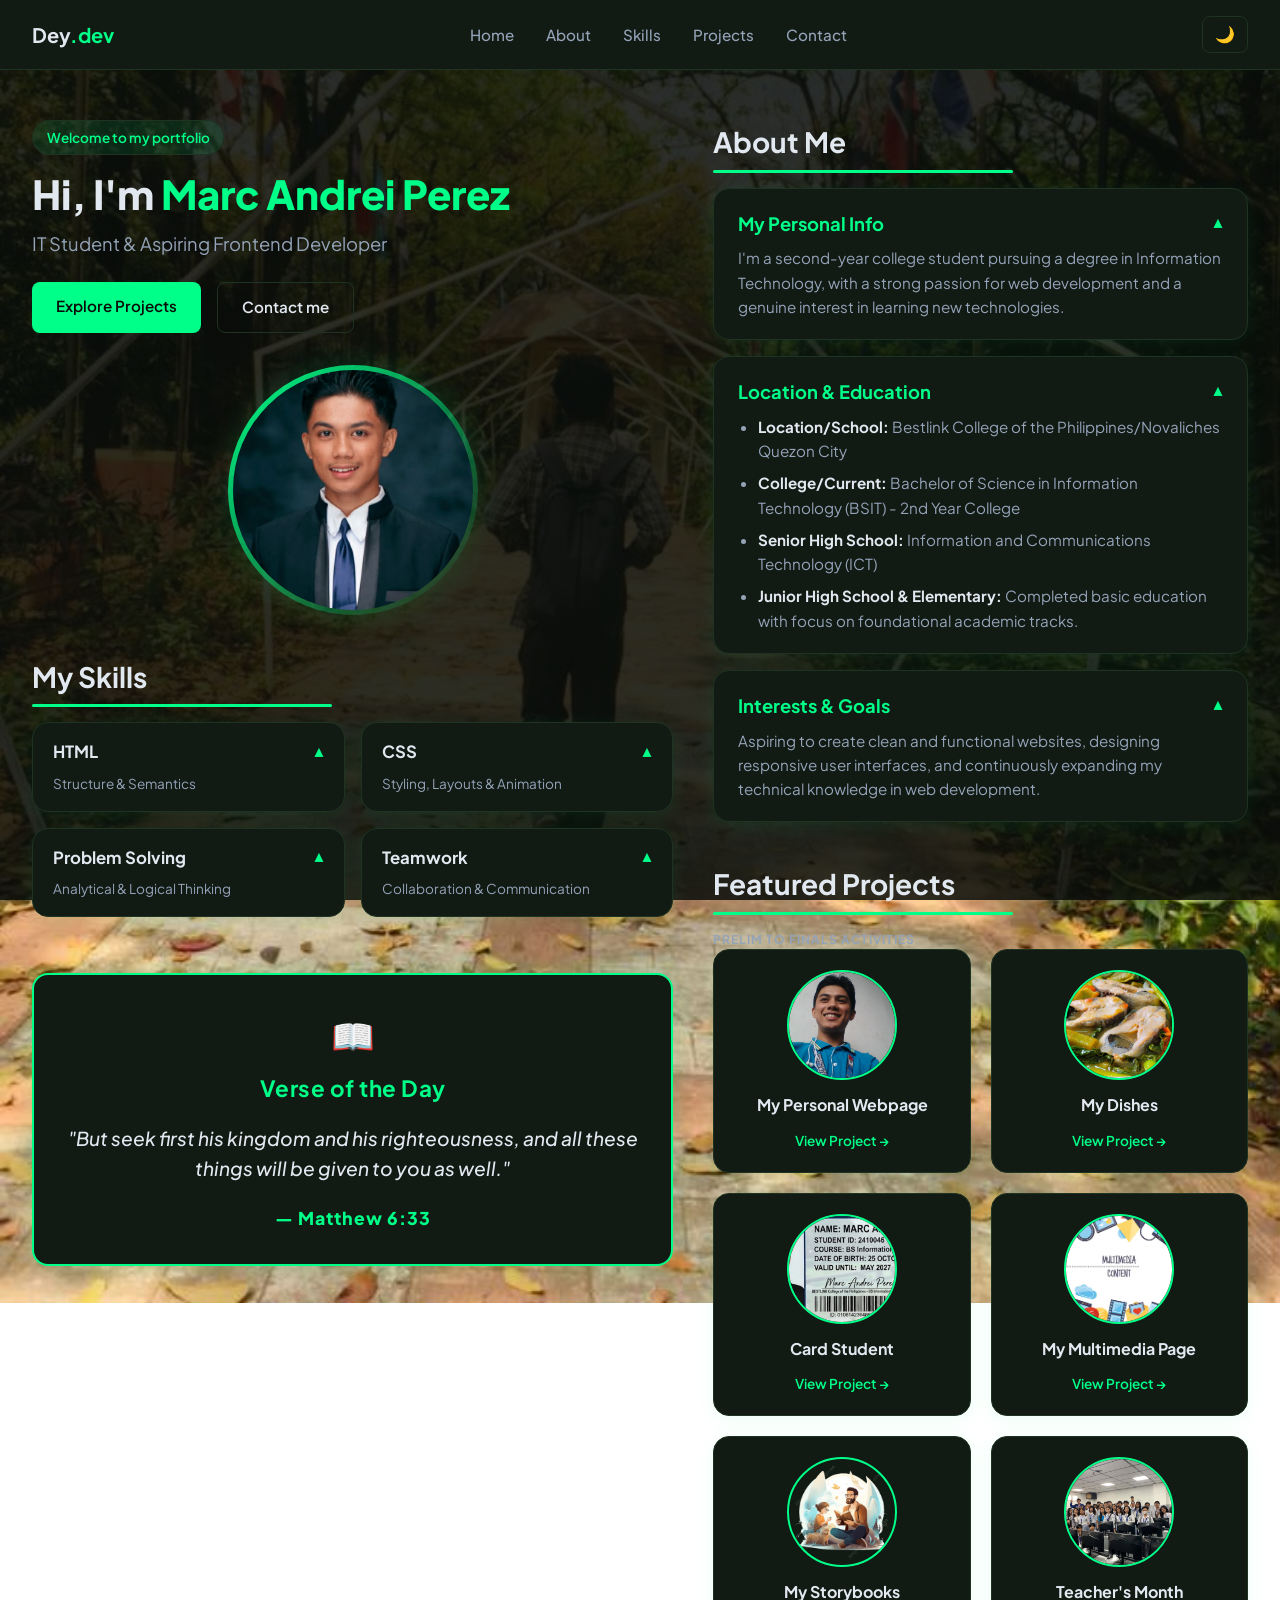
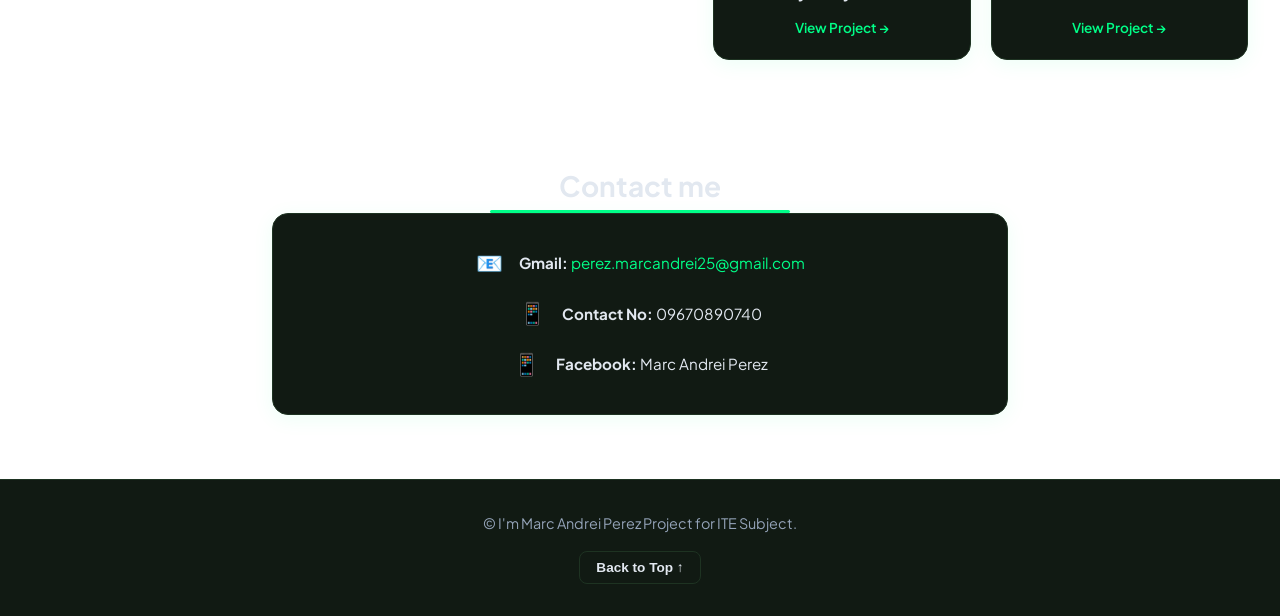
<file: index.html>
<!DOCTYPE html>
<html lang="en">
<head>
    <meta charset="UTF-8">
    <meta name="viewport" content="width=device-width, initial-scale=1.0">
    <title>My Portfolio</title>
    <link rel="stylesheet" href="styles.css">
</head>
<body>

    <div id="portfolio-content" class="portfolio-unlocked">
        <header>
            <nav class="navbar">
                <div class="nav-container">
                    <a href="#home" class="logo">Dey<span>.dev</span></a>
                    <ul class="nav-links" id="nav-links">
                        <li><a href="#home">Home</a></li>
                        <li><a href="#about">About</a></li>
                        <li><a href="#skills">Skills</a></li>
                        <li><a href="#projects">Projects</a></li>
                        <li><a href="#contact">Contact</a></li>
                    </ul>
                    <div class="nav-actions">
                        <button id="theme-toggle" class="theme-btn" aria-label="Toggle Theme">🌙</button>
                        <button id="menu-btn" class="menu-btn" aria-label="Toggle Navigation Menu">☰</button>
                    </div>
                </div>
            </nav>
        </header>

        <main>
            <div class="dashboard-container">            
             
                <div class="left-column">
                    <!-- HERO SECTION -->
                    <section id="home" class="hero-section">
                        <div class="home-content">
                            <div class="home-text">
                                <span class="badge">Welcome to my portfolio</span>
                                <h1>Hi, I'm <span class="highlight">Marc Andrei Perez</span></h1>
                                <p class="subtitle">IT Student & Aspiring Frontend Developer</p>
                                <div class="buttons">
                                    <a href="#projects" class="btn primary-btn">Explore Projects</a>
                                    <a href="#contact" class="btn secondary-btn">Contact me</a>
                                </div>
                            </div>
                            <div class="home-image">
                                <div class="img-wrapper">
                                    <img src="profile.jpg" alt="Marc Andrei Perez Profile Image" class="profile-img">
                                </div>
                            </div>
                        </div>
                    </section>

                  
                    <section id="skills" class="skills-section">
                        <div class="section-header">
                            <h2>My Skills</h2>
                            <div class="underline"></div>
                        </div>
                        <div class="container-S">
                            <details class="S2-accordion" open>
                                <summary class="skill-name">HTML <span>▼</span></summary>
                                <p class="build">Structure & Semantics</p>
                            </details>

                            <details class="S2-accordion" open>
                                <summary class="skill-name">CSS <span>▼</span></summary>
                                <p class="build">Styling, Layouts & Animation</p>
                            </details>

                            <details class="S2-accordion" open>
                                <summary class="skill-name">Problem Solving <span>▼</span></summary>
                                <p class="build">Analytical & Logical Thinking</p>
                            </details>

                            <details class="S2-accordion" open>
                                <summary class="skill-name">Teamwork <span>▼</span></summary>
                                <p class="build">Collaboration & Communication</p>
                            </details>
                        </div> 
                    </section>

                    
                    <section class="verse-section">
                        <div class="verse-card">
                            <span class="verse-icon">📖</span>
                            <h4>Verse of the Day</h4>
                            <p class="verse-text">"But seek first his kingdom and his righteousness, and all these things will be given to you as well."</p>
                            <span class="verse-ref">— Matthew 6:33</span>
                        </div>
                    </section>
                </div>

               
                <div class="right-column">
                 
                    <section id="about" class="about-section">
                        <div class="section-header">
                            <h2>About Me</h2>
                            <div class="underline"></div>
                        </div>
                        <div class="about-grid">
                            <details class="about-card-accordion" open>
                                <summary><h3>My Personal Info <span>▼</span></h3></summary>
                                <p>I'm a second-year college student pursuing a degree in Information Technology, with a strong passion for web development and a genuine interest in learning new technologies.</p>
                            </details>
                            
                            <details class="about-card-accordion" open>
                                <summary><h3>Location & Education <span>▼</span></h3></summary>
                                <ul class="edu-list">
                                    <li><strong>Location/School: </strong>Bestlink College of the Philippines/Novaliches Quezon City</li>
                                    <li><strong>College/Current: </strong> Bachelor of Science in Information Technology (BSIT) - 2nd Year College</li>
                                    <li><strong>Senior High School: </strong> Information and Communications Technology (ICT)</li>
                                    <li><strong>Junior High School & Elementary: </strong> Completed basic education with focus on foundational academic tracks.</li>
                                </ul>
                            </details>

                            <details class="about-card-accordion" open>
                                <summary><h3>Interests & Goals <span>▼</span></h3></summary>
                                <p>Aspiring to create clean and functional websites, designing responsive user interfaces, and continuously expanding my technical knowledge in web development.</p>
                            </details>
                        </div>
                    </section>

                  
                    <section id="projects" class="projects-section">
                        <div class="section-header">
                            <h2>Featured Projects</h2>
                            <div class="underline"></div>
                            <span class="project-subtitle-tag">PRELIM TO FINALS ACTIVITIES</span>
                        </div>

                        <div class="projects-grid">
                            <div class="container-Projects">
                                <div class="project-img-box">
                                    <img src="WIN_20260209_08_27_23_Pro.jpg" alt="Homepage Project">
                                </div>
                                <h4>My Personal Webpage</h4>    
                                <a href="homepage.html" class="project-link">View Project →</a>            
                            </div>
                            <div class="container-Projects">
                                <div class="project-img-box">
                                    <img src="sinigang bangus.jpg" alt="Dishes Project">
                                </div>
                                <h4 class="title-fix">My Dishes</h4>
                                <a href="dishes.html" class="project-link">View Project →</a>
                            </div>
                            <div class="container-Projects">   
                                <div class="project-img-box">
                                    <img src="Cardstudent.jpeg" alt="Card Student Project">
                                </div>
                                <h4>Card Student</h4>
                                <a href="card.html" class="project-link">View Project →</a>
                            </div> 
                            <div class="container-Projects">    
                                <div class="project-img-box">
                                    <img src="multi.avif" alt="Multimedia Page">
                                </div>
                                <h4>My Multimedia Page</h4>
                                <a href="multi.html" class="project-link">View Project →</a>
                            </div>   
                            <div class="container-Projects">    
                                <div class="project-img-box">
                                    <img src="storybook.png" alt="Storybook Project">
                                </div>
                                <h4>My Storybooks</h4>
                                <a href="storybook.html" class="project-link">View Project →</a>
                            </div>    
                            <div class="container-Projects">    
                                <div class="project-img-box">
                                    <img src="ITE-GROUP-PICS.jpg" alt="Teacher's Month Activity">
                                </div>
                                <h4>Teacher's Month</h4>
                                <a href="teacher'smonth.html" class="project-link">View Project →</a>
                            </div>    
                        </div>
                    </section> 
                </div>
            </div>
            
           
            <div class="bottom-contact-container">
                <section id="contact" class="contact-section">
                    <div class="section-header center-header">
                        <h2>Contact me</h2>
                        <div class="underline center-underline"></div>
                    </div>
                    <div class="container-Contact center-contact-box">
                        <div class="contact-item">
                            <span>📧</span>
                            <p><b>Gmail:</b> <a href="mailto:perez.marcandrei25@gmail.com">perez.marcandrei25@gmail.com</a></p>
                        </div>
                        <div class="contact-item">
                            <span>📱</span>
                            <p><b>Contact No:</b> 09670890740</p>
                        </div>
                        <div class="contact-item">
                            <span>📱</span>
                            <p><b>Facebook:</b> Marc Andrei Perez</p>
                        </div>
                    </div>
                </section>
            </div>
        </main>

        <footer>
            <p>&copy; I'm Marc Andrei Perez Project for ITE Subject.</p>
            <button id="back-to-top" class="back-to-top-btn">Back to Top ↑</button>
        </footer>
    </div>

    <script src="script.js"></script>
</body>
</html>
</file>
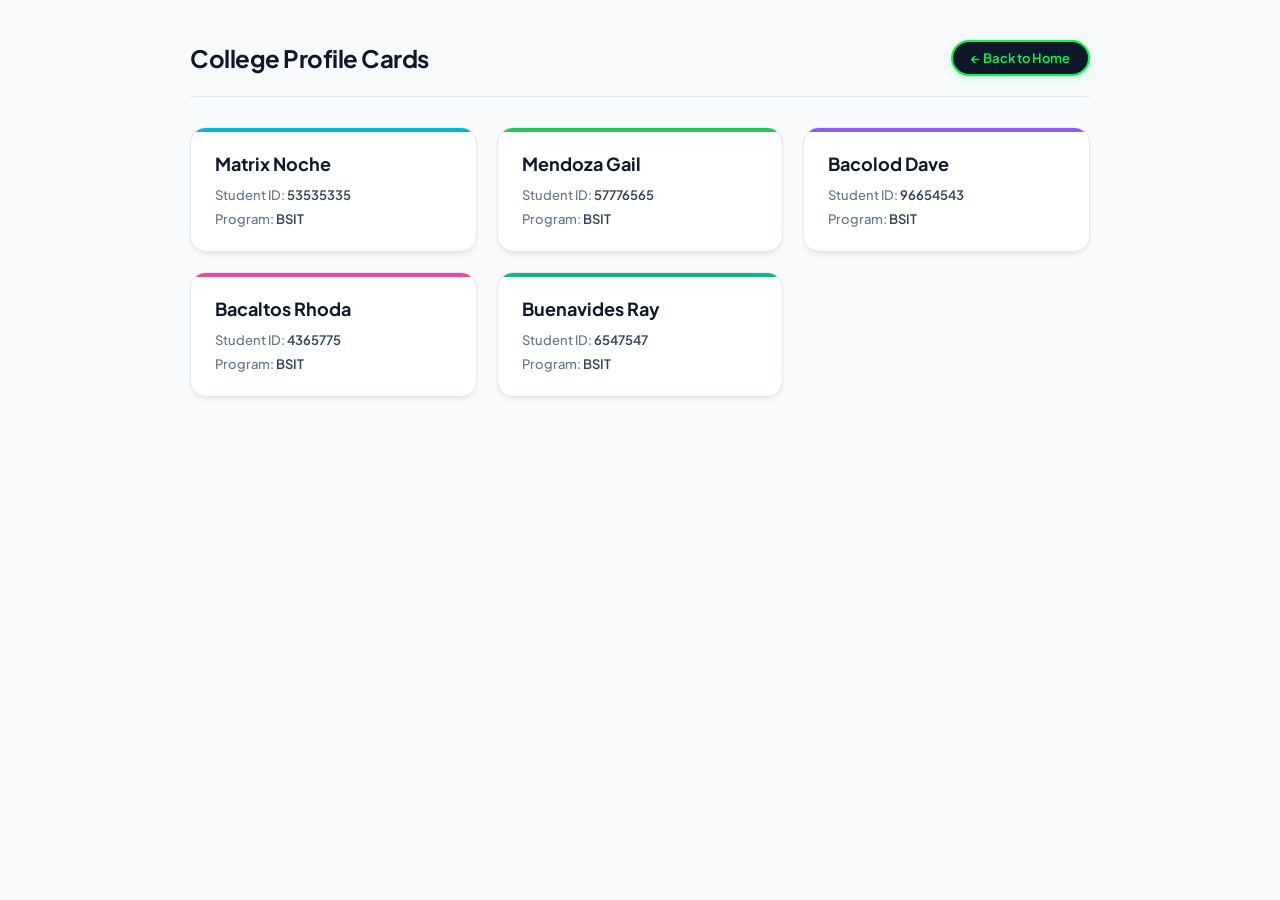
<file: card.html>
<!DOCTYPE html>
<html lang="en">
<head>
    <meta charset="UTF-8">
    <meta name="viewport" content="width=device-width, initial-scale=1.0">
    <title>College Profile Cards</title>
    <!-- Google Fonts para sa modernong hitsura -->
    <link href="https://fonts.googleapis.com/css2?family=Plus+Jakarta+Sans:wght@400;500;600;700&display=swap" rel="stylesheet">
    <style>
        * {
            margin: 0;
            padding: 0;
            box-sizing: border-box;
        }

        body {
            background-color: #f8fafc;
            color: #1e293b;
            font-family: 'Plus Jakarta Sans', sans-serif;
            min-height: 100vh;
            padding: 40px 20px;
            display: flex;
            flex-direction: column;
            align-items: center;
        }

        /* Top Navigation Header */
        header {
            width: 100%;
            max-width: 900px;
            display: flex;
            justify-content: space-between;
            align-items: center;
            margin-bottom: 30px;
            flex-wrap: wrap;
            gap: 15px;
            border-bottom: 1px solid #e2e8f0;
            padding-bottom: 20px;
        }

        .title h1 {
            font-size: 24px;
            font-weight: 700;
            color: #0f172a;
            letter-spacing: -0.5px;
        }

        .home {
            background-color: #0f172a;
            border: 2px solid #01fc48;
            border-radius: 50px;
            display: inline-flex;
            justify-content: center;
            align-items: center;
            padding: 8px 18px;
            box-shadow: 0 4px 12px rgba(1, 252, 72, 0.15);
            transition: all 0.3s ease;
        }

        .home a {
            text-decoration: none;
            color: #01fc48;
            font-weight: 600;
            font-size: 13px;
            display: flex;
            align-items: center;
            gap: 6px;
        }

        .home:hover {
            background-color: #01fc48;
            transform: translateY(-2px);
            box-shadow: 0 6px 16px rgba(1, 252, 72, 0.3);
        }

        .home:hover a {
            color: #0f172a;
        }

        /* Grid Layout para sa mga Student Cards */
        .cards-container {
            display: grid;
            grid-template-columns: repeat(auto-fit, minmax(260px, 1fr));
            gap: 20px;
            width: 100%;
            max-width: 900px;
        }

        /* Base Card Styling na may Modern Accent Colors */
        .card {
            background-color: #ffffff;
            padding: 24px;
            border-radius: 16px;
            border: 1px solid #e2e8f0;
            box-shadow: 0 4px 6px -1px rgba(0, 0, 0, 0.05), 0 2px 4px -2px rgba(0, 0, 0, 0.05);
            transition: all 0.3s ease;
            position: relative;
            overflow: hidden;
            display: flex;
            flex-direction: column;
            gap: 8px;
        }

        .card:hover {
            transform: translateY(-4px);
            box-shadow: 0 12px 20px -3px rgba(0, 0, 0, 0.08);
        }

        /* Top Color Indicator bawat card */
        .card::before {
            content: '';
            position: absolute;
            top: 0;
            left: 0;
            right: 0;
            height: 4px;
        }

        .card-1::before { background-color: #06b6d4; }
        .card-2::before { background-color: #22c55e; }
        .card-3::before { background-color: #8b5cf6; }
        .card-4::before { background-color: #ec4899; }
        .card-5::before { background-color: #10b981; }

        .card h3 {
            font-size: 18px;
            font-weight: 700;
            color: #0f172a;
            margin-bottom: 4px;
        }

        .card p {
            font-size: 13px;
            color: #64748b;
            font-weight: 500;
        }

        .card p span {
            color: #334155;
            font-weight: 600;
        }

        /* Responsive adjustments */
        @media (max-width: 600px) {
            header {
                flex-direction: column;
                align-items: flex-start;
            }
        }
    </style>
</head>
<body> 

    <header>
        <div class="title">
            <h1>College Profile Cards</h1>
        </div> 
        <div class="home">
            <a href="index.html#projects">← Back to Home</a>
        </div>
    </header>

    <div class="cards-container">
        <div class="card card-1">
            <h3>Matrix Noche</h3>
            <p>Student ID: <span>53535335</span></p>
            <p>Program: <span>BSIT</span></p>
        </div>
        
        <div class="card card-2">
            <h3>Mendoza Gail</h3>
            <p>Student ID: <span>57776565</span></p>
            <p>Program: <span>BSIT</span></p>
        </div>

        <div class="card card-3">
            <h3>Bacolod Dave</h3>
            <p>Student ID: <span>96654543</span></p>
            <p>Program: <span>BSIT</span></p>
        </div>  

        <div class="card card-4">
            <h3>Bacaltos Rhoda</h3>
            <p>Student ID: <span>4365775</span></p>
            <p>Program: <span>BSIT</span></p>
        </div>  

        <div class="card card-5">
            <h3>Buenavides Ray</h3>
            <p>Student ID: <span>6547547</span></p>
            <p>Program: <span>BSIT</span></p>
        </div>
    </div>

</body>
</html>
</file>
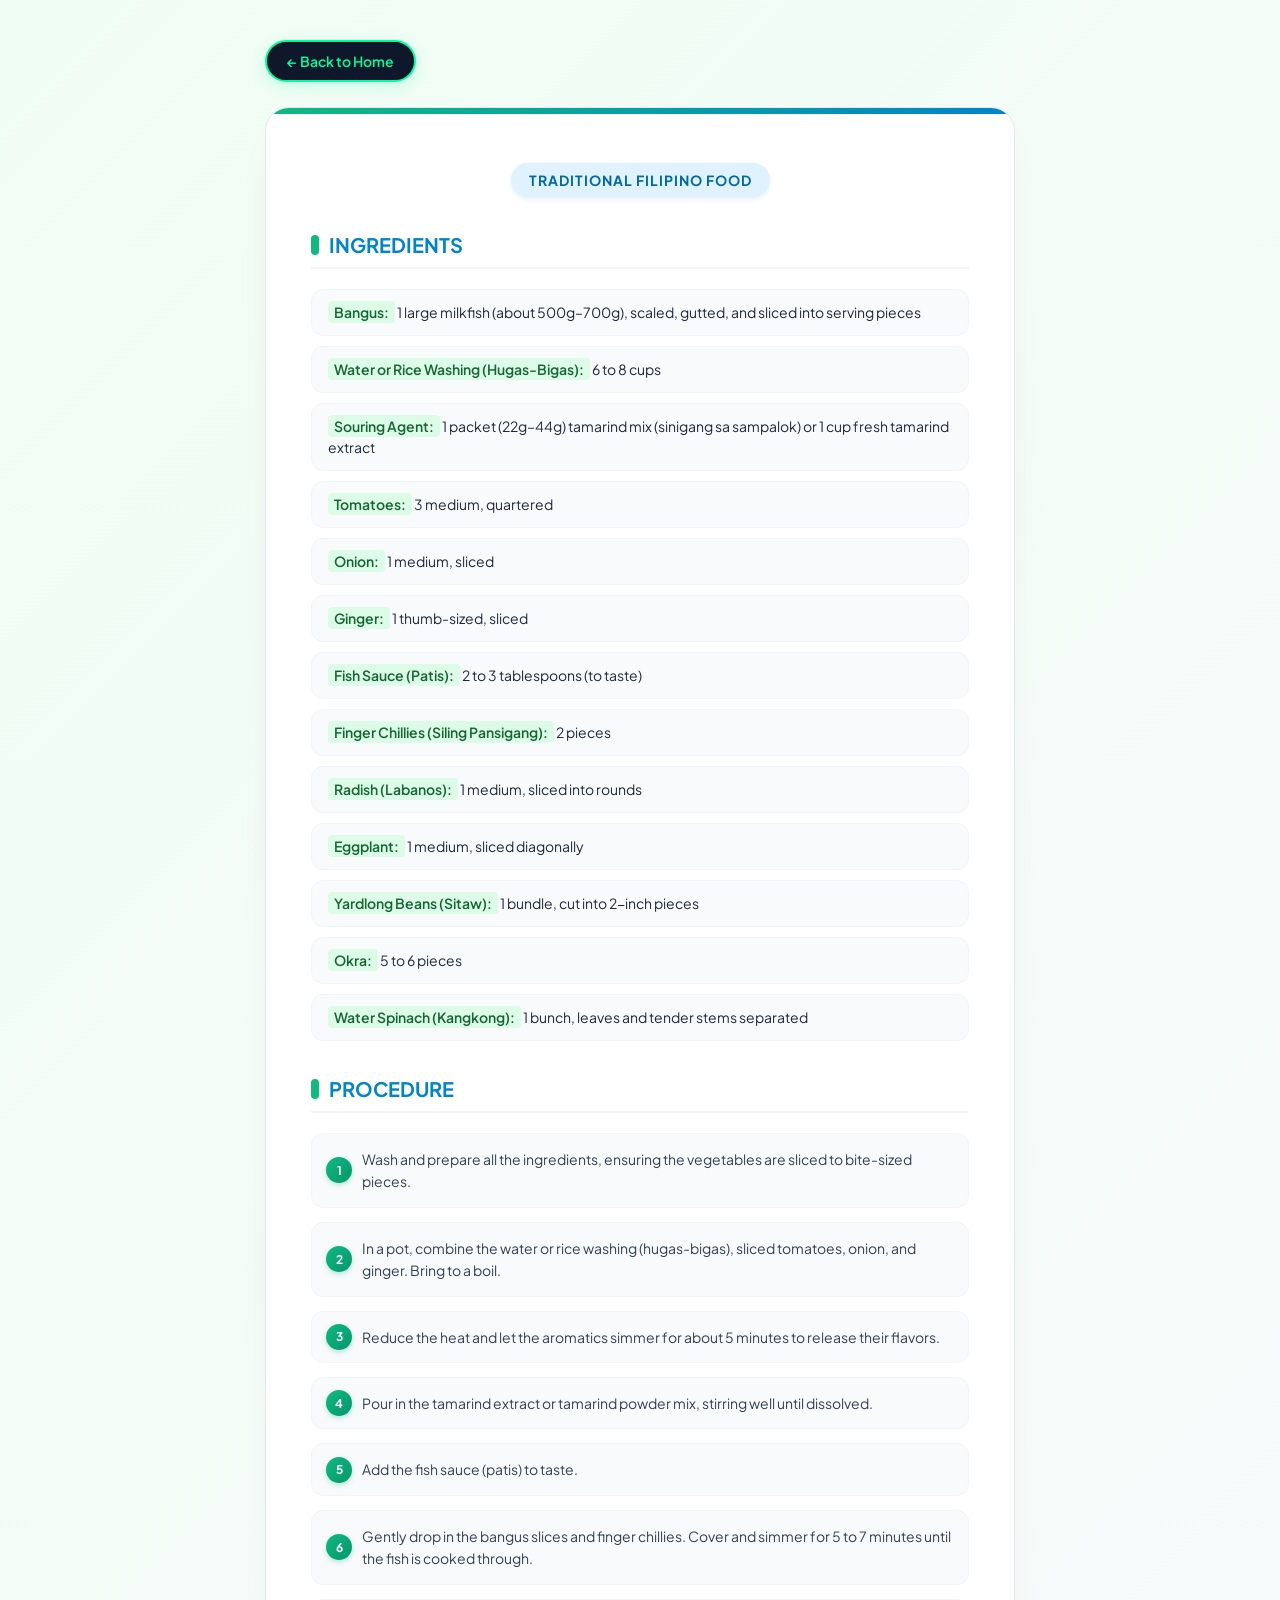
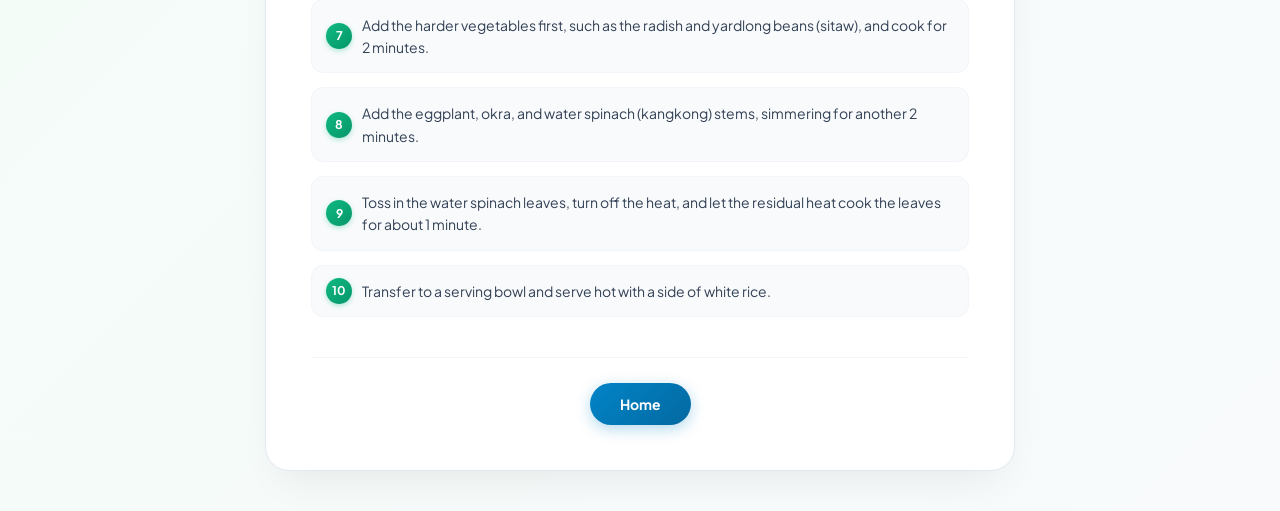
<file: dishes.html>
<!DOCTYPE html>
<html lang="en">
<head>
    <meta charset="UTF-8">
    <meta name="viewport" content="width=device-width, initial-scale=1.0">
    <title>Sinigang na Bangus Recipe</title>
    <!-- Google Fonts para sa malinis na hitsura -->
    <link href="https://fonts.googleapis.com/css2?family=Plus+Jakarta+Sans:wght@400;500;600;700;800&display=swap" rel="stylesheet">
    <style>
        * {
            margin: 0;
            padding: 0;
            box-sizing: border-box;
        }

        body {
            font-family: 'Plus Jakarta Sans', sans-serif;
            background: linear-gradient(135deg, #f0fdf4 0%, #f8fafc 100%);
            color: #1e293b;
            min-height: 100vh;
            padding: 40px 20px;
            display: flex;
            flex-direction: column;
            align-items: center;
        }

        /* Top Navigation Button */
        nav {
            width: 100%;
            max-width: 750px;
            margin-bottom: 25px;
        }

        .container-back-home {
            background-color: #0f172a;
            border: 2px solid rgb(0, 255, 153);
            border-radius: 30px;
            display: inline-flex;
            justify-content: center;
            align-items: center;
            padding: 10px 20px;
            box-shadow: 0 4px 15px rgba(0, 255, 153, 0.2);
            transition: all 0.3s ease;
        }

        .container-back-home a {
            text-decoration: none;
            color: rgb(0, 255, 153);
            font-weight: 600;
            font-size: 14px;
            display: flex;
            align-items: center;
            gap: 8px;
        }

        .container-back-home:hover {
            background-color: rgb(0, 255, 153);
            transform: translateY(-2px);
            box-shadow: 0 6px 20px rgba(0, 255, 153, 0.4);
        }

        .container-back-home:hover a {
            color: #0f172a;
        }

        /* Main Recipe Wrapper Card */
        .recipe-wrapper {
            background: #ffffff;
            padding: 45px;
            border-radius: 24px;
            max-width: 750px;
            width: 100%;
            box-shadow: 0 20px 40px -15px rgba(0, 0, 0, 0.08);
            border: 1px solid #e2e8f0;
            position: relative;
            overflow: hidden;
        }

        /* Top accent line */
        .recipe-wrapper::before {
            content: '';
            position: absolute;
            top: 0;
            left: 0;
            right: 0;
            height: 6px;
            background: linear-gradient(90deg, #10b981, #0284c7);
        }

        /* Title Style */
        .recipe-title {
            text-align: center;
            margin-bottom: 35px;
        }

        .recipe-title mark {
            background-color: #e0f2fe;
            color: #0369a1;
            padding: 8px 18px;
            border-radius: 50px;
            font-size: 14px;
            font-weight: 700;
            text-transform: uppercase;
            letter-spacing: 1px;
            display: inline-block;
            box-shadow: 0 2px 5px rgba(3, 105, 161, 0.1);
        }

        /* Section Headings */
        .section-heading {
            color: #0284c7;
            border-bottom: 2px solid #f1f5f9;
            padding-bottom: 10px;
            margin-top: 35px;
            margin-bottom: 20px;
            font-size: 20px;
            font-weight: 700;
            display: flex;
            align-items: center;
            gap: 10px;
        }

        .section-heading::before {
            content: '';
            width: 8px;
            height: 20px;
            background-color: #10b981;
            border-radius: 4px;
        }

        /* Ingredients List Design (Cards style) */
        ul {
            list-style: none;
            display: grid;
            gap: 10px;
        }

        ul li {
            background-color: #f8fafc;
            border: 1px solid #f1f5f9;
            padding: 12px 16px;
            border-radius: 12px;
            font-size: 14px;
            line-height: 1.5;
            transition: transform 0.2s ease, background-color 0.2s ease;
        }

        ul li:hover {
            background-color: #f1f5f9;
            transform: translateX(4px);
        }

        ul li mark {
            background-color: #dcfce7;
            color: #166534;
            padding: 2px 6px;
            border-radius: 4px;
            font-weight: 600;
        }

        /* Procedure List Design */
        ol {
            list-style: none;
            counter-reset: step-counter;
            display: flex;
            flex-direction: column;
            gap: 14px;
        }

        ol li {
            counter-increment: step-counter;
            position: relative;
            padding: 14px 16px 14px 50px;
            background-color: #f8fafc;
            border: 1px solid #f1f5f9;
            border-radius: 12px;
            font-size: 14px;
            line-height: 1.6;
            color: #334155;
        }

        ol li::before {
            content: counter(step-counter);
            position: absolute;
            left: 14px;
            top: 50%;
            transform: translateY(-50%);
            background: linear-gradient(135deg, #10b981, #059669);
            color: white;
            width: 26px;
            height: 26px;
            border-radius: 50%;
            display: flex;
            align-items: center;
            justify-content: center;
            font-size: 12px;
            font-weight: 700;
            box-shadow: 0 2px 5px rgba(16, 185, 129, 0.3);
        }

        /* Bottom Home Button */
        .footer-action {
            margin-top: 40px;
            text-align: center;
            border-top: 1px solid #f1f5f9;
            padding-top: 25px;
        }

        .HP {
            display: inline-block;
            background: linear-gradient(135deg, #0284c7, #0369a1);
            color: white;
            text-decoration: none;
            padding: 12px 30px;
            border-radius: 30px;
            font-weight: 700;
            font-size: 14px;
            box-shadow: 0 4px 15px rgba(2, 132, 199, 0.3);
            transition: all 0.3s ease;
        }

        .HP:hover {
            transform: translateY(-2px);
            box-shadow: 0 6px 20px rgba(2, 132, 199, 0.5);
            background: linear-gradient(135deg, #0369a1, #075985);
        }

        /* Responsive Media Query */
        @media (max-width: 600px) {
            .recipe-wrapper {
                padding: 20px;
            }
        }
    </style>
</head>
<body>

    <nav>
        <div class="container-back-home">
            <a href="index.html#projects">← Back to Home</a>
        </div>
    </nav>

    <div class="recipe-wrapper">
        
        <div class="recipe-title">
            <h1>
                <mark>TRADITIONAL FILIPINO Food</mark>
            </h1>
        </div>
        
        <h2 class="section-heading">INGREDIENTS</h2>
        <ul>
            <li><mark>Bangus:</mark> 1 large milkfish (about 500g–700g), scaled, gutted, and sliced into serving pieces</li>
            <li><mark>Water or Rice Washing (Hugas-Bigas):</mark> 6 to 8 cups</li>
            <li><mark>Souring Agent:</mark> 1 packet (22g–44g) tamarind mix (sinigang sa sampalok) or 1 cup fresh tamarind extract</li>
            <li><mark>Tomatoes:</mark> 3 medium, quartered</li>
            <li><mark>Onion:</mark> 1 medium, sliced</li>
            <li><mark>Ginger:</mark> 1 thumb-sized, sliced</li>
            <li><mark>Fish Sauce (Patis):</mark> 2 to 3 tablespoons (to taste)</li>
            <li><mark>Finger Chillies (Siling Pansigang):</mark> 2 pieces</li>
            <li><mark>Radish (Labanos):</mark> 1 medium, sliced into rounds</li>
            <li><mark>Eggplant:</mark> 1 medium, sliced diagonally</li>
            <li><mark>Yardlong Beans (Sitaw):</mark> 1 bundle, cut into 2-inch pieces</li>
            <li><mark>Okra:</mark> 5 to 6 pieces</li>
            <li><mark>Water Spinach (Kangkong):</mark> 1 bunch, leaves and tender stems separated</li>
        </ul>

        <h2 class="section-heading">PROCEDURE</h2>
        <ol>
            <li>Wash and prepare all the ingredients, ensuring the vegetables are sliced to bite-sized pieces.</li>
            <li>In a pot, combine the water or rice washing (hugas-bigas), sliced tomatoes, onion, and ginger. Bring to a boil.</li>
            <li>Reduce the heat and let the aromatics simmer for about 5 minutes to release their flavors.</li>
            <li>Pour in the tamarind extract or tamarind powder mix, stirring well until dissolved.</li>
            <li>Add the fish sauce (patis) to taste.</li>
            <li>Gently drop in the bangus slices and finger chillies. Cover and simmer for 5 to 7 minutes until the fish is cooked through.</li>
            <li>Add the harder vegetables first, such as the radish and yardlong beans (sitaw), and cook for 2 minutes.</li>
            <li>Add the eggplant, okra, and water spinach (kangkong) stems, simmering for another 2 minutes.</li>
            <li>Toss in the water spinach leaves, turn off the heat, and let the residual heat cook the leaves for about 1 minute.</li>
            <li>Transfer to a serving bowl and serve hot with a side of white rice.</li>
        </ol>

        <div class="footer-action">
            <a href="index.html" class="HP">Home</a>
        </div>

    </div>

</body>
</html>
</file>
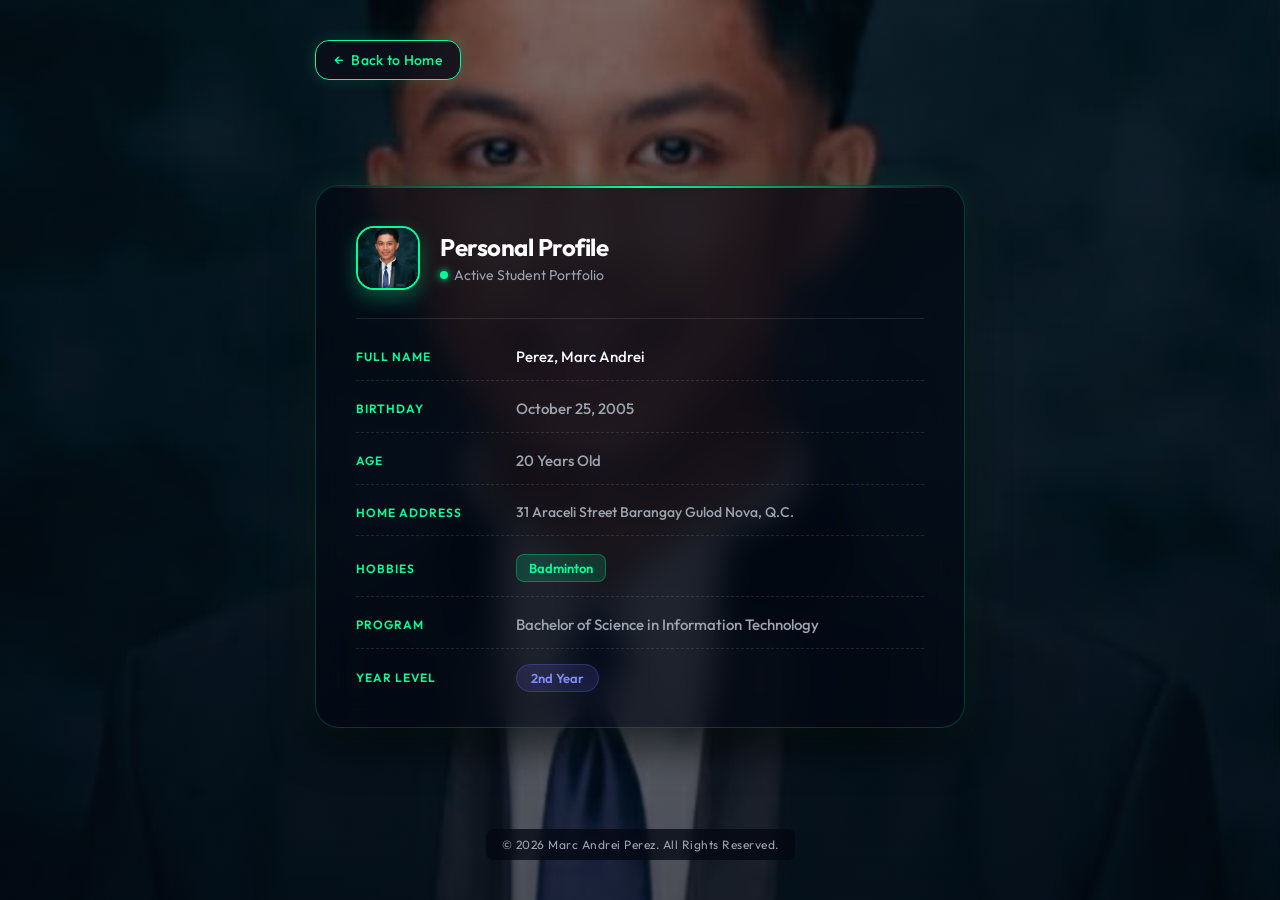
<file: homepage.html>
<!DOCTYPE html>
<html lang="en">
<head>
    <meta charset="UTF-8">
    <meta name="viewport" content="width=device-width, initial-scale=1.0">
    <title>Marc Andrei Perez — Personal Homepage</title>
    <link href="https://fonts.googleapis.com/css2?family=Outfit:wght@300;400;500;600;700&display=swap" rel="stylesheet">
    <style>
        * {
            margin: 0;
            padding: 0;
            box-sizing: border-box;
        }

        :root {
            --card-bg: rgba(3, 7, 18, 0.65); /* Ginawang mas transparent ang card */
            --border-glow: rgba(0, 255, 153, 0.25);
            --neon-green: #00ff99;
            --neon-green-dim: rgba(0, 255, 153, 0.15);
            --text-main: #f9fafb;
            --text-muted: #9ca3af;
        }

        body {
            font-family: 'Outfit', sans-serif;
            /* Nilagay ang profile.jpg bilang background na may dark overlay para luminaw ang teksto */
            background: linear-gradient(rgba(3, 7, 18, 0.5), rgba(3, 7, 18, 0.7)), url('profile.jpg');
            background-size: cover;
            background-position: center;
            background-attachment: fixed;
            color: var(--text-main);
            min-height: 100vh;
            display: flex;
            flex-direction: column;
            justify-content: space-between;
            align-items: center;
            padding: 40px 20px;
        }

        /* Top Navigation Header */
        header {
            width: 100%;
            max-width: 650px;
            margin-bottom: 24px;
        }

        .container-back-home {
            background-color: rgba(11, 15, 25, 0.85);
            backdrop-filter: blur(8px);
            border: 1px solid var(--neon-green);
            border-radius: 14px;
            display: inline-flex;
            align-items: center;
            padding: 10px 18px;
            box-shadow: 0 0 15px rgba(0, 255, 153, 0.15);
            transition: all 0.3s cubic-bezier(0.4, 0, 0.2, 1);
        }

        .container-back-home a {
            text-decoration: none;
            color: var(--neon-green);
            font-size: 14px;
            font-weight: 500;
            display: flex;
            align-items: center;
            gap: 8px;
            letter-spacing: 0.3px;
        }

        .container-back-home:hover {
            background-color: var(--neon-green);
            box-shadow: 0 0 25px rgba(0, 255, 153, 0.4);
            transform: translateY(-2px);
        }

        .container-back-home:hover a {
            color: #000000;
            font-weight: 600;
        }

        /* Main Profile Card - Transparent Glassmorphism */
        .profile-card {
            background: var(--card-bg);
            backdrop-filter: blur(16px);
            -webkit-backdrop-filter: blur(16px);
            width: 100%;
            max-width: 650px;
            border-radius: 24px;
            border: 1px solid rgba(0, 255, 153, 0.2);
            box-shadow: 0 20px 40px rgba(0, 0, 0, 0.6), 0 0 30px rgba(0, 255, 153, 0.1);
            padding: 40px;
            margin-bottom: 20px;
            position: relative;
            overflow: hidden;
        }

        /* Top glow line inside card */
        .profile-card::before {
            content: '';
            position: absolute;
            top: 0;
            left: 0;
            right: 0;
            height: 2px;
            background: linear-gradient(90deg, transparent, var(--neon-green), transparent);
        }

        /* Profile Header inside Card */
        .profile-header {
            display: flex;
            align-items: center;
            gap: 20px;
            padding-bottom: 28px;
            margin-bottom: 28px;
            border-bottom: 1px solid rgba(255, 255, 255, 0.1);
        }

        .avatar-box {
            width: 64px;
            height: 64px;
            border-radius: 18px;
            overflow: hidden;
            border: 2px solid var(--neon-green);
            box-shadow: 0 8px 20px rgba(0, 255, 153, 0.3);
            flex-shrink: 0;
        }

        .avatar-box img {
            width: 100%;
            height: 100%;
            object-fit: cover;
        }

        .profile-title h1 {
            font-size: 24px;
            font-weight: 700;
            color: #ffffff;
            letter-spacing: -0.5px;
        }

        .profile-title p {
            font-size: 14px;
            color: var(--text-muted);
            font-weight: 400;
            margin-top: 4px;
            display: flex;
            align-items: center;
            gap: 6px;
        }

        .status-dot {
            width: 8px;
            height: 8px;
            background-color: var(--neon-green);
            border-radius: 50%;
            box-shadow: 0 0 8px var(--neon-green);
            display: inline-block;
        }

        /* Details List */
        .info-list {
            list-style: none;
            display: flex;
            flex-direction: column;
            gap: 18px;
        }

        .info-item {
            display: grid;
            grid-template-columns: 160px 1fr;
            align-items: center;
            padding-bottom: 14px;
            border-bottom: 1px dashed rgba(255, 255, 255, 0.1);
        }

        .info-item:last-child {
            border-bottom: none;
            padding-bottom: 0;
        }

        .info-label {
            font-size: 12px;
            font-weight: 600;
            text-transform: uppercase;
            letter-spacing: 1px;
            color: var(--neon-green);
        }

        .info-value {
            font-size: 15px;
            font-weight: 500;
            color: var(--text-main);
        }

        .info-muted {
            color: var(--text-muted);
        }

        .badge {
            display: inline-block;
            background-color: var(--neon-green-dim);
            color: var(--neon-green);
            border: 1px solid rgba(0, 255, 153, 0.3);
            padding: 5px 12px;
            border-radius: 8px;
            font-size: 13px;
            font-weight: 600;
        }

        .badge-alt {
            background-color: rgba(99, 102, 241, 0.15);
            color: #818cf8;
            border: 1px solid rgba(99, 102, 241, 0.3);
            padding: 5px 14px;
            border-radius: 50px;
            font-size: 13px;
            font-weight: 600;
        }

        footer {
            font-size: 12px;
            color: var(--text-muted);
            text-align: center;
            letter-spacing: 0.5px;
            background: rgba(3, 7, 18, 0.75);
            padding: 8px 16px;
            border-radius: 8px;
            backdrop-filter: blur(4px);
        }

        @media (max-width: 540px) {
            .info-item {
                grid-template-columns: 1fr;
                gap: 6px;
            }
            .profile-card {
                padding: 24px;
            }
        }
    </style>
</head>
<body>

    <!-- Top Navigation / Back Button -->
    <header>
        <nav>
            <div class="container-back-home">
                <a href="index.html#projects">
                    <span>←</span> Back to Home
                </a>
            </div>
        </nav>
    </header>

    <!-- Main Profile Card -->
    <main class="profile-card">
        <div class="profile-header">
            <div class="avatar-box"><img src="profile.jpg" alt="profile image"></div>
            <div class="profile-title">
                <h1>Personal Profile</h1>
                <p><span class="status-dot"></span> Active Student Portfolio</p>
            </div>
        </div>

        <ul class="info-list">
            <li class="info-item">
                <span class="info-label">Full Name</span>
                <span class="info-value">Perez, Marc Andrei</span>
            </li>
            <li class="info-item">
                <span class="info-label">Birthday</span>
                <span class="info-value info-muted">October 25, 2005</span>
            </li>
            <li class="info-item">
                <span class="info-label">Age</span>
                <span class="info-value info-muted">20 Years Old</span>
            </li>
            <li class="info-item">
                <span class="info-label">Home Address</span>
                <span class="info-value info-muted" style="font-size: 14px;">31 Araceli Street Barangay Gulod Nova, Q.C.</span>
            </li>
            <li class="info-item">
                <span class="info-label">Hobbies</span>
                <div><span class="badge">Badminton</span></div>
            </li>
            <li class="info-item">
                <span class="info-label">Program</span>
                <span class="info-value info-muted">Bachelor of Science in Information Technology</span>
            </li>
            <li class="info-item">
                <span class="info-label">Year Level</span>
                <div><span class="badge-alt">2nd Year</span></div>
            </li>
        </ul>
    </main>

    <!-- Footer -->
    <footer>
        &copy; 2026 Marc Andrei Perez. All Rights Reserved.
    </footer>

</body>
</html>
</file>
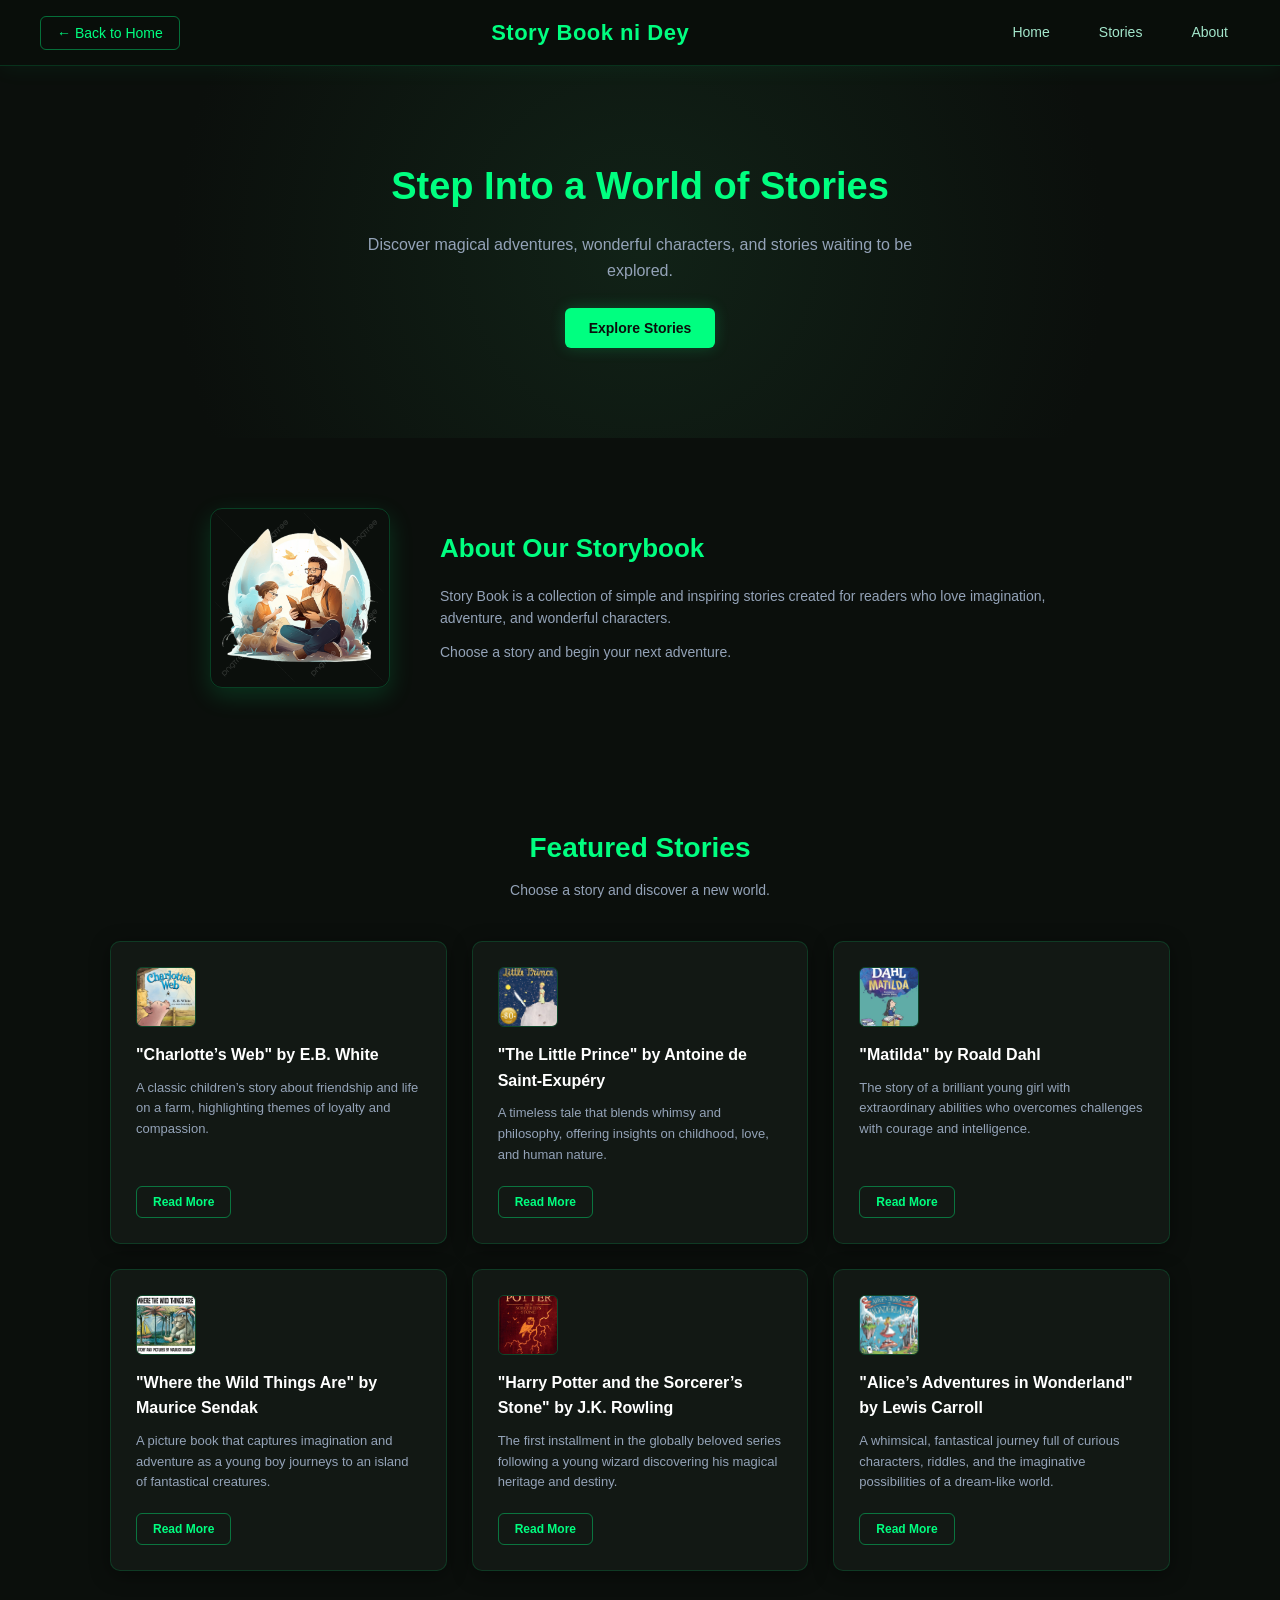
<file: storybook.html>
<!DOCTYPE html>
<html lang="en">
<head>
    <meta charset="UTF-8">
    <meta name="viewport" content="width=device-width, initial-scale=1.0">
    <title>Story Book ni Dey</title>
    <style>
        /* Reset and General Styles */
        * {
            margin: 0;
            padding: 0;
            box-sizing: border-box;
            font-family: 'Segoe UI', Tahoma, Geneva, Verdana, sans-serif;
        }

        body {
            background-color: #0b0f0c;
            color: #e0f2fe;
            line-height: 1.6;
            scroll-behavior: smooth;
        }

        /* Navbar */
        .navbar {
            display: flex;
            justify-content: space-between;
            align-items: center;
            background-color: rgba(10, 15, 11, 0.95);
            backdrop-filter: blur(10px);
            padding: 15px 40px;
            position: sticky;
            top: 0;
            z-index: 1000;
            border-bottom: 1px solid rgba(0, 255, 128, 0.15);
            box-shadow: 0 4px 20px rgba(0, 255, 128, 0.05);
        }

        .container-back-home a {
            color: #00ff80;
            text-decoration: none;
            font-weight: 500;
            font-size: 14px;
            border: 1px solid rgba(0, 255, 128, 0.4);
            padding: 8px 16px;
            border-radius: 6px;
            transition: all 0.3s ease;
        }

        .container-back-home a:hover {
            background-color: #00ff80;
            color: #0b0f0c;
            box-shadow: 0 0 12px rgba(0, 255, 128, 0.4);
        }

        .navbar h1 {
            font-size: 22px;
            font-weight: bold;
            color: #00ff80;
            letter-spacing: 0.5px;
        }

        .nav-links {
            display: flex;
            gap: 25px;
        }

        .nav-links a {
            text-decoration: none;
            color: #a3e6cb;
            font-size: 14px;
            font-weight: 500;
            padding: 6px 12px;
            transition: color 0.3s ease;
        }

        .nav-links a:hover {
            color: #00ff80;
        }

        /* Hero Section */
        .hero {
            text-align: center;
            padding: 90px 20px;
            background: radial-gradient(circle at center, #112217 0%, #0b0f0c 70%);
        }

        .hero-content h2 {
            font-size: 38px;
            font-weight: bold;
            margin-bottom: 15px;
            color: #00ff80;
        }

        .hero-content p {
            font-size: 16px;
            color: #94a3b8;
            margin-bottom: 25px;
            max-width: 600px;
            margin-left: auto;
            margin-right: auto;
        }

        .hero-content button {
            background-color: #00ff80;
            color: #0b0f0c;
            border: none;
            padding: 12px 24px;
            font-size: 14px;
            font-weight: 600;
            cursor: pointer;
            border-radius: 6px;
            transition: all 0.3s ease;
            box-shadow: 0 0 15px rgba(0, 255, 128, 0.2);
        }

        .hero-content button:hover {
            background-color: #00cc66;
            transform: translateY(-2px);
            box-shadow: 0 0 20px rgba(0, 255, 128, 0.4);
        }

        /* About Section */
        .about {
            display: flex;
            justify-content: center;
            align-items: center;
            padding: 70px 20px;
            max-width: 900px;
            margin: 0 auto;
            gap: 50px;
        }

        .about-image img {
            width: 180px;
            height: auto;
            border-radius: 12px;
            box-shadow: 0 8px 24px rgba(0, 255, 128, 0.15);
            border: 1px solid rgba(0, 255, 128, 0.2);
        }

        .about-content h2 {
            font-size: 26px;
            margin-bottom: 15px;
            color: #00ff80;
        }

        .about-content p {
            font-size: 14px;
            color: #94a3b8;
            margin-bottom: 12px;
        }

        /* Stories Section */
        .stories {
            text-align: center;
            padding: 60px 20px 90px 20px;
            max-width: 1100px;
            margin: 0 auto;
        }

        .stories h2 {
            font-size: 28px;
            margin-bottom: 8px;
            color: #00ff80;
        }

        .section-description {
            font-size: 14px;
            color: #94a3b8;
            margin-bottom: 40px;
        }

        .story-container {
            display: grid;
            grid-template-columns: repeat(auto-fit, minmax(300px, 1fr));
            gap: 25px;
            text-align: left;
        }

        .story-card {
            background-color: #121814;
            border: 1px solid rgba(0, 255, 128, 0.15);
            box-shadow: 0 4px 20px rgba(0, 0, 0, 0.4);
            border-radius: 10px;
            padding: 25px;
            display: flex;
            flex-direction: column;
            justify-content: space-between;
            transition: all 0.3s ease;
        }

        .story-card:hover {
            transform: translateY(-5px);
            border-color: rgba(0, 255, 128, 0.4);
            box-shadow: 0 8px 25px rgba(0, 255, 128, 0.12);
        }

        .story-card img {
            width: 60px;
            height: 60px;
            object-fit: cover;
            margin-bottom: 15px;
            border-radius: 6px;
            border: 1px solid rgba(0, 255, 128, 0.2);
        }

        .story-card h3 {
            font-size: 16px;
            font-weight: bold;
            margin-bottom: 10px;
            color: #ffffff;
        }

        .story-card p {
            font-size: 13px;
            color: #94a3b8;
            margin-bottom: 20px;
            flex-grow: 1;
        }

        .story-card button {
            background-color: transparent;
            color: #00ff80;
            border: 1px solid rgba(0, 255, 128, 0.4);
            padding: 8px 16px;
            font-size: 12px;
            font-weight: 600;
            cursor: pointer;
            border-radius: 6px;
            transition: all 0.3s ease;
            align-self: flex-start;
        }

        .story-card button:hover {
            background-color: #00ff80;
            color: #0b0f0c;
            box-shadow: 0 0 10px rgba(0, 255, 128, 0.4);
        }

        /* Responsive adjustments */
        @media (max-width: 768px) {
            .navbar {
                padding: 15px 20px;
                flex-direction: column;
                gap: 15px;
            }
            .about {
                flex-direction: column;
                text-align: center;
            }
        }
    </style>
</head>
<body>

    <nav class="navbar">
        <div class="container-back-home">
            <a href="index.html#projects">← Back to Home</a>
        </div>
        <h1>Story Book ni Dey</h1>
        <div class="nav-links">
            <a href="#home">Home</a>
            <a href="#stories">Stories</a>
            <a href="#about">About</a>
        </div>
    </nav>

    <section class="hero" id="home">
        <div class="hero-content">
            <h2>Step Into a World of Stories</h2>
            <p>
                Discover magical adventures, wonderful characters, 
                and stories waiting to be explored.
            </p>
            <button onclick="document.getElementById('stories').scrollIntoView();">Explore Stories</button>
        </div>
    </section>

    <section class="about" id="about">
        <div class="about-image">
            <img src="storybook.png" alt="Storybook Image">
        </div>
        <div class="about-content">
            <h2>About Our Storybook</h2>
            <p>
                Story Book is a collection of simple and inspiring 
                stories created for readers who love imagination, 
                adventure, and wonderful characters.
            </p>
            <p>
                Choose a story and begin your next adventure.
            </p>
        </div>
    </section>

    <section class="stories" id="stories">
        <h2>Featured Stories</h2>
        <p class="section-description">
            Choose a story and discover a new world.
        </p>

        <div class="story-container">
            
            <div class="story-card">
                <img src="story1.jpg" alt="Charlotte's Web">
                <h3>"Charlotte’s Web" by E.B. White</h3>
                <p>
                    A classic children’s story about friendship and life on a 
                    farm, highlighting themes of loyalty and compassion.
                </p>
                <button>Read More</button>
            </div>

            <div class="story-card">
                <img src="story2.jpg" alt="The Little Prince">
                <h3>"The Little Prince" by Antoine de Saint-Exupéry</h3>
                <p>
                    A timeless tale that blends whimsy and philosophy, offering 
                    insights on childhood, love, and human nature.
                </p>
                <button>Read More</button>
            </div>

             <div class="story-card">
                <img src="story3.webp" alt="Matilda">
                <h3>"Matilda" by Roald Dahl</h3>
                <p>
                    The story of a brilliant young girl with extraordinary abilities
                    who overcomes challenges with courage and intelligence.
                </p>
                <button>Read More</button>
            </div>
            
             <div class="story-card">
                <img src="story4.jpg" alt="Where the Wild Things Are">
                <h3>"Where the Wild Things Are" by Maurice Sendak</h3>
                <p>
                    A picture book that captures imagination and adventure as 
                    a young boy journeys to an island of fantastical creatures.
                </p>
                <button>Read More</button>
            </div>

            <div class="story-card">
                <img src="story5.jpg" alt="Harry Potter">
                <h3>"Harry Potter and the Sorcerer’s Stone" by J.K. Rowling</h3>
                <p>
                    The first installment in the globally beloved series following a young wizard 
                    discovering his magical heritage and destiny.
                </p>
                <button>Read More</button>
            </div>

            <div class="story-card">
                <img src="story6.jpg" alt="Alice in Wonderland">
                <h3>"Alice’s Adventures in Wonderland" by Lewis Carroll</h3>
                <p>
                    A whimsical, fantastical journey full of curious characters, riddles, and
                    the imaginative possibilities of a dream-like world.
                </p>
                <button>Read More</button>
            </div>
        </div>
    </section>

</body>
</html>
</file>
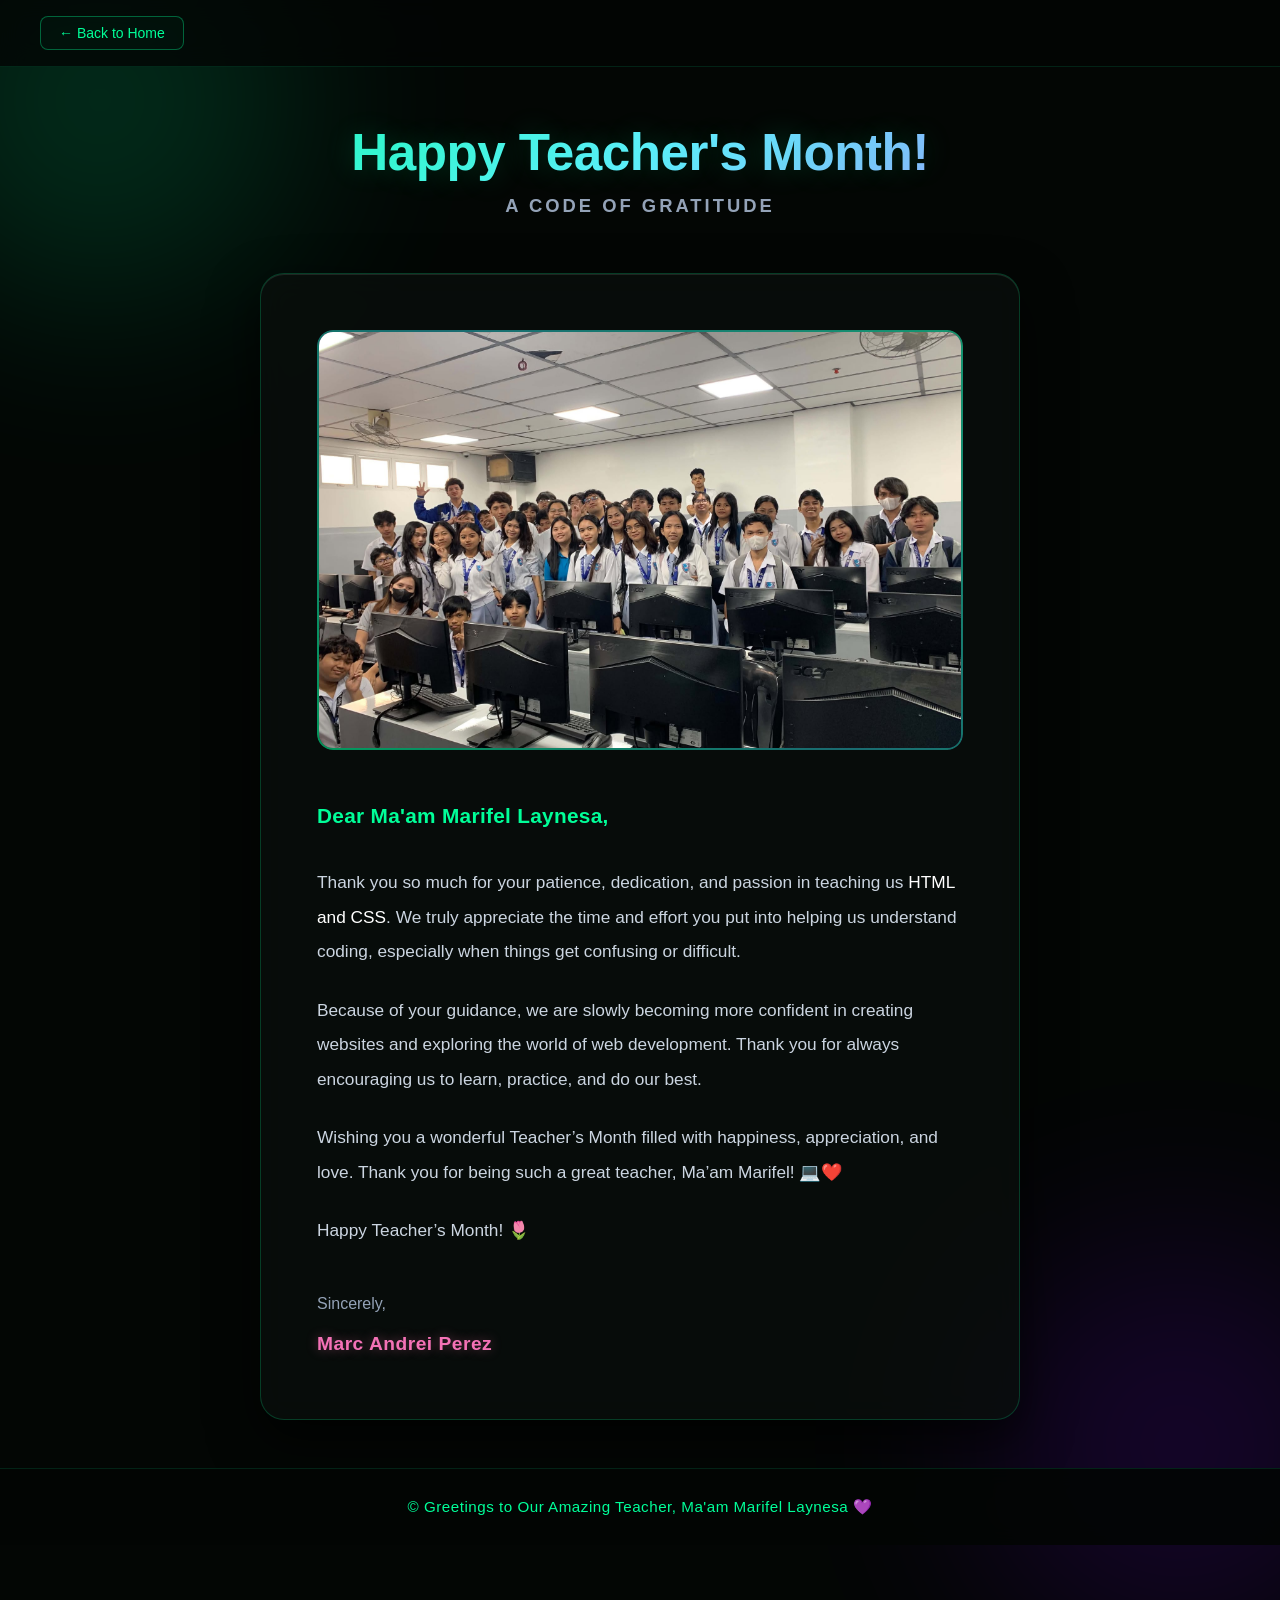
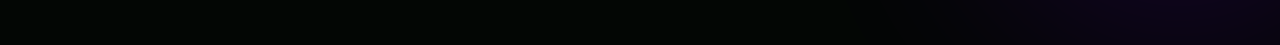
<file: teacher'smonth.html>
<!DOCTYPE html>
<html lang="en">
<head>
    <meta charset="UTF-8">
    <meta name="viewport" content="width=device-width, initial-scale=1.0">
    <title>Code of Gratitude for Ma'am Marifel Laynesa</title>
    <style>
        /* Reset and General Styles */
        * {
            margin: 0;
            padding: 0;
            box-sizing: border-box;
            font-family: 'Segoe UI', Tahoma, Geneva, Verdana, sans-serif;
        }

        body {
            background-color: #030604;
            color: #e2e8f0;
            margin: 0;
            padding: 0;
            display: flex;
            flex-direction: column;
            min-height: 100vh;
            overflow-x: hidden;
            position: relative;
        }

        /* Ambient Background Glows */
        .bg-glow-1, .bg-glow-2 {
            position: absolute;
            width: 400px;
            height: 400px;
            border-radius: 50%;
            filter: blur(100px);
            z-index: -1;
            opacity: 0.15;
            pointer-events: none;
        }
        .bg-glow-1 {
            top: -100px;
            left: -100px;
            background: #00ff99;
        }
        .bg-glow-2 {
            bottom: -100px;
            right: -100px;
            background: #7b00ff;
        }

        /* Top Bar / Back Button Container */
        .top-nav {
            background: rgba(3, 6, 4, 0.8);
            padding: 16px 40px;
            display: flex;
            align-items: center;
            border-bottom: 1px solid rgba(0, 255, 153, 0.12);
            backdrop-filter: blur(12px);
            position: sticky;
            top: 0;
            z-index: 100;
        }

        .back-btn {
            color: #00ff99;
            text-decoration: none;
            font-weight: 500;
            font-size: 14px;
            border: 1px solid rgba(0, 255, 153, 0.35);
            padding: 8px 18px;
            border-radius: 8px;
            transition: all 0.3s cubic-bezier(0.4, 0, 0.2, 1);
            display: inline-flex;
            align-items: center;
            gap: 8px;
            background: rgba(0, 255, 153, 0.03);
        }

        .back-btn:hover {
            background-color: #00ff99;
            color: #030604;
            box-shadow: 0 0 20px rgba(0, 255, 153, 0.5);
            transform: translateX(-4px);
            border-color: #00ff99;
        }

        /* Header */
        header {
            text-align: center;
            padding: 3.5rem 1rem 2rem 1rem;
            animation: fadeInDown 0.8s ease-out;
        }

        header h1 {
            margin: 0;
            font-size: 3.2rem;
            font-weight: 800;
            letter-spacing: -0.5px;
            background: linear-gradient(135deg, #00ff99 0%, #60efff 50%, #b57cff 100%);
            -webkit-background-clip: text;
            -webkit-text-fill-color: transparent;
            text-shadow: 0 0 30px rgba(0, 255, 153, 0.2);
        }

        header .subtitle {
            margin: 0.8rem 0 0 0;
            color: #94a3b8;
            font-size: 1.15rem;
            letter-spacing: 3px;
            text-transform: uppercase;
            font-weight: 600;
        }

        /* Main Card Container */
        main {
            flex: 1;
            max-width: 760px;
            width: 90%;
            margin: 1.5rem auto 3rem auto;
            background: rgba(10, 15, 12, 0.75);
            backdrop-filter: blur(16px);
            -webkit-backdrop-filter: blur(16px);
            padding: 3.5rem;
            border-radius: 24px;
            box-shadow: 0 20px 50px rgba(0, 0, 0, 0.7), 
                        inset 0 1px 0 rgba(255, 255, 255, 0.1);
            border: 1px solid rgba(0, 255, 153, 0.2);
            text-align: center;
            animation: fadeInUp 0.8s ease-out;
        }

        /* Image Section */
        .image-section {
            margin-bottom: 2.8rem;
            position: relative;
            border-radius: 16px;
            overflow: hidden;
        }

        .image-section::before {
            content: '';
            position: absolute;
            inset: -2px;
            background: linear-gradient(45deg, #00ff99, #7b00ff, #60efff);
            border-radius: 18px;
            z-index: -1;
            opacity: 0.5;
            filter: blur(10px);
            transition: opacity 0.4s ease;
        }

        .image-section:hover::before {
            opacity: 1;
            filter: blur(14px);
        }

        main img {
            width: 100%;
            max-height: 420px;
            object-fit: cover;
            border-radius: 16px;
            border: 2px solid rgba(0, 255, 153, 0.4);
            display: block;
            transition: transform 0.5s cubic-bezier(0.25, 1, 0.5, 1);
        }

        main img:hover {
            transform: scale(1.03);
        }

        /* Greeting Message */
        .greeting-message {
            text-align: left;
            line-height: 2;
            color: #cbd5e1;
            font-size: 1.08rem;
        }

        .greeting-message .salutation {
            font-weight: 700;
            color: #00ff99;
            font-size: 1.3rem;
            margin-bottom: 1.8rem;
            letter-spacing: 0.3px;
        }

        .greeting-message p {
            margin-bottom: 1.5rem;
        }

        .greeting-message .highlight-text {
            color: #fff;
            font-weight: 500;
        }

        .greeting-message .sign-off {
            margin-top: 2.5rem;
            margin-bottom: 0.3rem;
            color: #94a3b8;
            font-size: 1rem;
        }

        .greeting-message .author {
            font-weight: 700;
            color: #f472b6;
            text-shadow: 0 0 12px rgba(244, 114, 182, 0.4);
            font-size: 1.2rem;
            letter-spacing: 0.5px;
            margin-bottom: 0;
            display: inline-block;
        }

        /* Footer */
        footer {
            text-align: center;
            padding: 1.8rem;
            background-color: rgba(3, 6, 4, 0.9);
            color: #00ff99;
            border-top: 1px solid rgba(0, 255, 153, 0.12);
            font-size: 0.95rem;
            letter-spacing: 0.5px;
            backdrop-filter: blur(10px);
        }

        /* Keyframe Animations */
        @keyframes fadeInDown {
            from {
                opacity: 0;
                transform: translateY(-20px);
            }
            to {
                opacity: 1;
                transform: translateY(0);
            }
        }

        @keyframes fadeInUp {
            from {
                opacity: 0;
                transform: translateY(20px);
            }
            to {
                opacity: 1;
                transform: translateY(0);
            }
        }

        /* Responsive Design */
        @media (max-width: 768px) {
            .top-nav {
                padding: 12px 20px;
            }
            main {
                padding: 2rem 1.5rem;
                width: 92%;
            }
            header h1 {
                font-size: 2.3rem;
            }
            header {
                padding: 2.5rem 1rem 1rem 1rem;
            }
        }
    </style>
</head>
<body>

    <!-- Ambient Background Lighting -->
    <div class="bg-glow-1"></div>
    <div class="bg-glow-2"></div>

    <!-- Top Navigation with Back Button -->
    <div class="top-nav">
        <a href="index.html#projects" class="back-btn">← Back to Home</a>
    </div>

    <header>
        <h1>Happy Teacher's Month!</h1>
        <p class="subtitle">A Code of Gratitude</p>
    </header>

    <main>
        <section class="image-section">
            <img src="ITE-GROUP-PICS.jpg" alt="ITE Group Picture with Ma'am Marifel Laynesa"/>
        </section>

        <section class="greeting-message">
            <p class="salutation">Dear Ma'am Marifel Laynesa,</p>
            <p>Thank you so much for your patience, dedication, and passion in teaching us <span class="highlight-text">HTML and CSS</span>. We truly appreciate the time and effort you put into helping us understand coding, especially when things get confusing or difficult.</p>
            <p>Because of your guidance, we are slowly becoming more confident in creating websites and exploring the world of web development. Thank you for always encouraging us to learn, practice, and do our best.</p>
            <p>Wishing you a wonderful Teacher’s Month filled with happiness, appreciation, and love. Thank you for being such a great teacher, Ma’am Marifel! 💻❤️</p>
            <p>Happy Teacher’s Month! 🌷</p>
            <p class="sign-off">Sincerely,</p>
            <p class="author">Marc Andrei Perez</p>
        </section>
    </main>

    <footer>
        <p>&copy; Greetings to Our Amazing Teacher, Ma'am Marifel Laynesa 💜</p>
    </footer>
</body>
</html>
</file>
<file: styles.css>
@import url('https://fonts.googleapis.com/css2?family=Plus+Jakarta+Sans:wght@300;400;500;600;700&display=swap');

:root {
    --bg-color: rgba(8, 12, 9, 0.85);
    --card-bg: #111a13;
    --text-primary: #e2e8f0;
    --text-secondary: #94a3b8;
    --accent-color: #00ff88;
    --accent-hover: #00cc6a;
    --border-color: #1e3322;
    --shadow: 0 4px 20px rgba(0, 255, 136, 0.08);
    --transition: all 0.3s ease;
}

body.light-mode {
    --bg-color: rgba(242, 247, 244, 0.9);
    --card-bg: #ffffff;
    --text-primary: #111a13;
    --text-secondary: #55705d;
    --accent-color: #008f4c;
    --accent-hover: #006b3a;
    --border-color: #d1e2d6;
    --shadow: 0 4px 15px rgba(0, 143, 76, 0.08);
}

html {
    scroll-behavior: smooth;
    scroll-padding-top: 90px;
}

* {
    box-sizing: border-box;
    margin: 0;
    padding: 0;
}

body {
    background: linear-gradient(var(--bg-color), var(--bg-color)), url('backgroung.jpg');
    background-size: cover;
    background-position: center;
    background-repeat: no-repeat;
    background-attachment: fixed;
    font-family: 'Plus Jakarta Sans', sans-serif;
    color: var(--text-primary);
    line-height: 1.6;
    transition: background-color 0.3s ease, color 0.3s ease;
    padding-top: 80px; 
}

.portfolio-locked {
    display: none;
}

.portfolio-unlocked {
    display: block;
}

.edu-list {
    list-style-type: disc;
    padding-left: 1.2rem;
    color: var(--text-secondary);
    font-size: 0.95rem;
    display: flex;
    flex-direction: column;
    gap: 0.5rem;
    margin-top: 0.5rem;
}

.edu-list strong {
    color: var(--text-primary);
}

.navbar {
    background-color: var(--card-bg);
    border-bottom: 1px solid var(--border-color);
    position: fixed; 
    top: 0;
    left: 0;
    width: 100%;
    z-index: 1000;
    backdrop-filter: blur(10px);
}

.nav-container {
    max-width: 1400px;
    margin: 0 auto;
    display: flex;
    justify-content: space-between;
    align-items: center;
    padding: 1rem 2rem;
}

.logo {
    font-size: 1.25rem;
    font-weight: 700;
    color: var(--text-primary);
    text-decoration: none;
}

.logo span {
    color: var(--accent-color);
}

.nav-links {
    list-style: none;
    display: flex;
    gap: 2rem;
}

.nav-links a {
    text-decoration: none;
    color: var(--text-secondary);
    font-weight: 500;
    font-size: 0.95rem;
    transition: var(--transition);
}

.nav-links a:hover {
    color: var(--accent-color);
}

.nav-actions {
    display: flex;
    gap: 0.75rem;
    align-items: center;
}

.theme-btn, .menu-btn {
    background: var(--card-bg);
    border: 1px solid var(--border-color);
    color: var(--text-primary);
    padding: 0.5rem 0.75rem;
    border-radius: 8px;
    cursor: pointer;
    font-size: 1rem;
    transition: var(--transition);
}

.theme-btn:hover, .menu-btn:hover {
    border-color: var(--accent-color);
}

.menu-btn {
    display: none;
}

.dashboard-container {
    max-width: 1400px;
    margin: 0 auto;
    padding: 2.5rem 2rem;
    display: grid;
    grid-template-columns: 1.2fr 1fr;
    gap: 2.5rem;
    align-items: start;
}

@media (max-width: 1024px) {
    .dashboard-container {
        grid-template-columns: 1fr;
    }
    .menu-btn {
        display: block;
    }
    .nav-links {
        display: none;
        position: absolute;
        top: 100%;
        left: 0;
        width: 100%;
        background: var(--card-bg);
        flex-direction: column;
        padding: 1.5rem;
        border-bottom: 1px solid var(--border-color);
        box-shadow: var(--shadow);
    }
    .nav-links.active {
        display: flex;
    }
}

.left-column, .right-column {
    display: flex;
    flex-direction: column;
    gap: 2.5rem;
}

section {
    padding: 0;
    max-width: none;
    margin: 0;
}

.section-header h2 {
    font-size: 1.75rem;
    font-weight: 700;
    margin-bottom: 0.10rem;
    color: var(--text-primary);
}

.underline {
    width: 100%;
    max-width: 300px;
    height: 3px;    
    background-color: var(--accent-color);
    margin: 5px 0 15px 0;
    border-radius: 2px;
}

.project-subtitle-tag {
    font-size: 0.75rem;
    letter-spacing: 1px;
    color: var(--text-secondary);
    font-weight: 700;
    display: block;
    margin-top: 0.5rem;
}

.hero-section {
    min-height: auto;
    display: block;
}

.home-content {
    display: flex;
    flex-direction: column;
    gap: 2rem;
    width: 100%;
}

.home-text {
    flex: 1;
    min-width: 0;
}

.badge {
    display: inline-block;
    background-color: rgba(0, 255, 136, 0.1);
    color: var(--accent-color);
    padding: 0.35rem 0.85rem;
    border-radius: 50px;
    font-size: 0.85rem;
    font-weight: 600;
    margin-bottom: 1rem;
    border: 1px solid var(--border-color);
}

.home-text h1 {
    font-size: 2.5rem;
    font-weight: 800;
    line-height: 1.15;
    margin-bottom: 0.75rem;
}

.highlight {
    color: var(--accent-color);
}

.subtitle {
    font-size: 1.15rem;
    color: var(--text-secondary);
    margin-bottom: 1.5rem;
}

.buttons {
    display: flex;
    gap: 1rem;
    flex-wrap: wrap;
}

.btn {
    padding: 0.75rem 1.5rem;
    border-radius: 8px;
    font-weight: 600;
    text-decoration: none;
    transition: var(--transition);
    cursor: pointer;
    font-size: 0.95rem;
}

.primary-btn {
    background-color: var(--accent-color);
    color: #080c09;
}

.primary-btn:hover {
    background-color: var(--accent-hover);
    transform: translateY(-2px);
    box-shadow: 0 0 15px rgba(0, 255, 136, 0.3);
}

.secondary-btn {
    background-color: transparent;
    color: var(--text-primary);
    border: 1px solid var(--border-color);
}

.secondary-btn:hover {
    border-color: var(--accent-color);
    color: var(--accent-color);
    transform: translateY(-2px);
}

.home-image {
    display: flex;
    justify-content: center;
    width: 100%;
}

.img-wrapper {
    position: relative;
    width: 250px;
    height: 250px;
    margin: 0 auto;
    border-radius: 50%;
    padding: 5px;
    background: linear-gradient(135deg, var(--accent-color), transparent);
    box-shadow: 0 0 30px rgba(2, 241, 130, 0.15);
}

.profile-img {
    width: 100%;
    height: 100%;
    object-fit: cover;
    object-position: center;
    border-radius: 50%;
}

/* DETAILS & SUMMARY STYLES (ABOUT & SKILLS) */
.about-grid {
    display: flex;
    flex-direction: column;
    gap: 1rem;
}

.about-card-accordion {
    background-color: var(--card-bg);
    border: 1px solid var(--border-color);
    padding: 1.25rem 1.5rem;
    border-radius: 16px;
    box-shadow: var(--shadow);
    transition: var(--transition);
}

.about-card-accordion summary {
    cursor: pointer;
    list-style: none;
}

.about-card-accordion summary::-webkit-details-marker {
    display: none;
}

.about-card-accordion h3 {
    display: flex;
    justify-content: space-between;
    align-items: center;
    font-size: 1.15rem;
    color: var(--accent-color);
}

.about-card-accordion p {
    color: var(--text-secondary);
    font-size: 0.95rem;
    margin-top: 0.5rem;
}

.container-S {
    display: grid;
    grid-template-columns: repeat(2, 1fr);
    gap: 1rem;
}

.S2-accordion {
    background-color: var(--card-bg);
    border: 1px solid var(--border-color);
    padding: 1rem 1.25rem;
    border-radius: 16px;
    box-shadow: var(--shadow);
    transition: var(--transition);
}

.S2-accordion summary {
    cursor: pointer;
    list-style: none;
}

.S2-accordion summary::-webkit-details-marker {
    display: none;
}

.S2-accordion .skill-name {
    font-size: 1.05rem;
    font-weight: 700;
    display: flex;
    justify-content: space-between;
    align-items: center;
    color: var(--text-primary);
}

.build {
    font-size: 0.85rem;
    color: var(--text-secondary);
    margin-top: 0.4rem;
}

details span {
    font-size: 0.75rem;
    color: var(--accent-color);
    transition: transform 0.3s ease;
}

details[open] summary span {
    transform: rotate(180deg);
}


.verse-section {
    margin-top: 1rem;
}

.verse-card {
    background-color: var(--card-bg);
    border: 2px solid var(--accent-color);
    border-radius: 16px;
    padding: 2rem 1.75rem;
    box-shadow: 0 0 25px rgba(0, 255, 136, 0.15);
    text-align: center;
    transition: var(--transition);
}

.verse-card:hover {
    transform: translateY(-3px);
    box-shadow: 0 0 35px rgba(0, 255, 136, 0.25);
}

.verse-icon {
    font-size: 2.2rem;
    display: block;
    margin-bottom: 0.5rem;
}

.verse-card h4 {
    color: var(--accent-color);
    font-size: 1.4rem;
    font-weight: 700;
    margin-bottom: 1rem;
    letter-spacing: 0.5px;
}

.verse-text {
    font-style: italic;
    font-size: 1.2rem; /* Pinalaki ang verse font */
    font-weight: 500;
    color: var(--text-primary);
    line-height: 1.6;
    margin-bottom: 1.25rem;
}

.verse-ref {
    display: block;
    font-weight: 800;
    font-size: 1.1rem; /* Pinalaki ang reference font */
    color: var(--accent-color);
    letter-spacing: 1px;
}

/* PROJECTS GRID */
.projects-grid {
    display: grid;
    grid-template-columns: repeat(2, 1fr);
    gap: 1.25rem;
}

@media (max-width: 600px) {
    .projects-grid, .container-S {
        grid-template-columns: 1fr;
    }
}

.container-Projects {
    background-color: var(--card-bg);
    border: 1px solid var(--border-color);
    border-radius: 16px;
    padding: 1.25rem;
    text-align: center;
    box-shadow: var(--shadow);
    transition: var(--transition);
    display: flex;
    flex-direction: column;
    align-items: center;
}

.container-Projects:hover {
    transform: translateY(-3px);
    border-color: var(--accent-color);
    box-shadow: 0 0 20px rgba(0, 255, 136, 0.1);
}

.project-img-box {
    width: 110px;
    height: 110px;
    margin: 0 auto 0.75rem auto;
    border-radius: 50%;
    overflow: hidden;
    border: 2px solid var(--accent-color);
    display: flex;
    justify-content: center;
    align-items: center;
}

.container-Projects img {
    width: 100%;
    height: 100%;
    object-fit: cover;
    object-position: center;
    transition: transform 0.5s ease;
}

.container-Projects:hover img {
    transform: scale(1.1);
}

.container-Projects h4 {
    font-size: 1rem;
    margin-bottom: 0.75rem;
    color: var(--text-primary);
}

.project-link {
    text-decoration: none;
    color: var(--accent-color);
    font-weight: 600;
    font-size: 0.85rem;
    margin-top: auto;
    transition: var(--transition);
}

.project-link:hover {
    opacity: 0.8;
}

.bottom-contact-container {
    max-width: 800px;
    margin: 4rem auto 0 auto;
    padding: 0 2rem;
}

.center-header {
    text-align: center !important;
    display: flex;
    flex-direction: column;
    align-items: center;
}

.center-underline {
    margin: 0 auto !important;
}

.container-Contact {
    background-color: var(--card-bg);
    border: 1px solid var(--border-color);
    width: 100%;
    margin: 0;
    padding: 2rem;
    border-radius: 16px;
    box-shadow: var(--shadow);
    display: flex;
    flex-direction: column;
    gap: 1rem;
}

.center-contact-box {
    align-items: center;
    text-align: center;
}

.contact-item {
    display: flex;
    align-items: center;
    gap: 1rem;
    font-size: 0.95rem;
}

.center-contact-box .contact-item {
    justify-content: center;
}

.contact-item span {
    font-size: 1.35rem;
}

.contact-item a {
    color: var(--accent-color);
    text-decoration: none;
}

.contact-item a:hover {
    text-decoration: underline;
}

footer {
    background-color: var(--card-bg);
    border-top: 1px solid var(--border-color);
    text-align: center;
    padding: 2rem;
    margin-top: 4rem;
    display: flex;
    flex-direction: column;
    align-items: center;
    gap: 1rem;
    color: var(--text-secondary);
    font-size: 0.9rem;
}

.back-to-top-btn {
    background: transparent;
    border: 1px solid var(--border-color);
    color: var(--text-primary);
    padding: 0.5rem 1rem;
    border-radius: 8px;
    cursor: pointer;
    font-size: 0.85rem;
    font-weight: 600;
    transition: var(--transition);
}

.back-to-top-btn:hover {
    background-color: var(--accent-color);
    color: #080c09;
    border-color: var(--accent-color);
}
</file>
